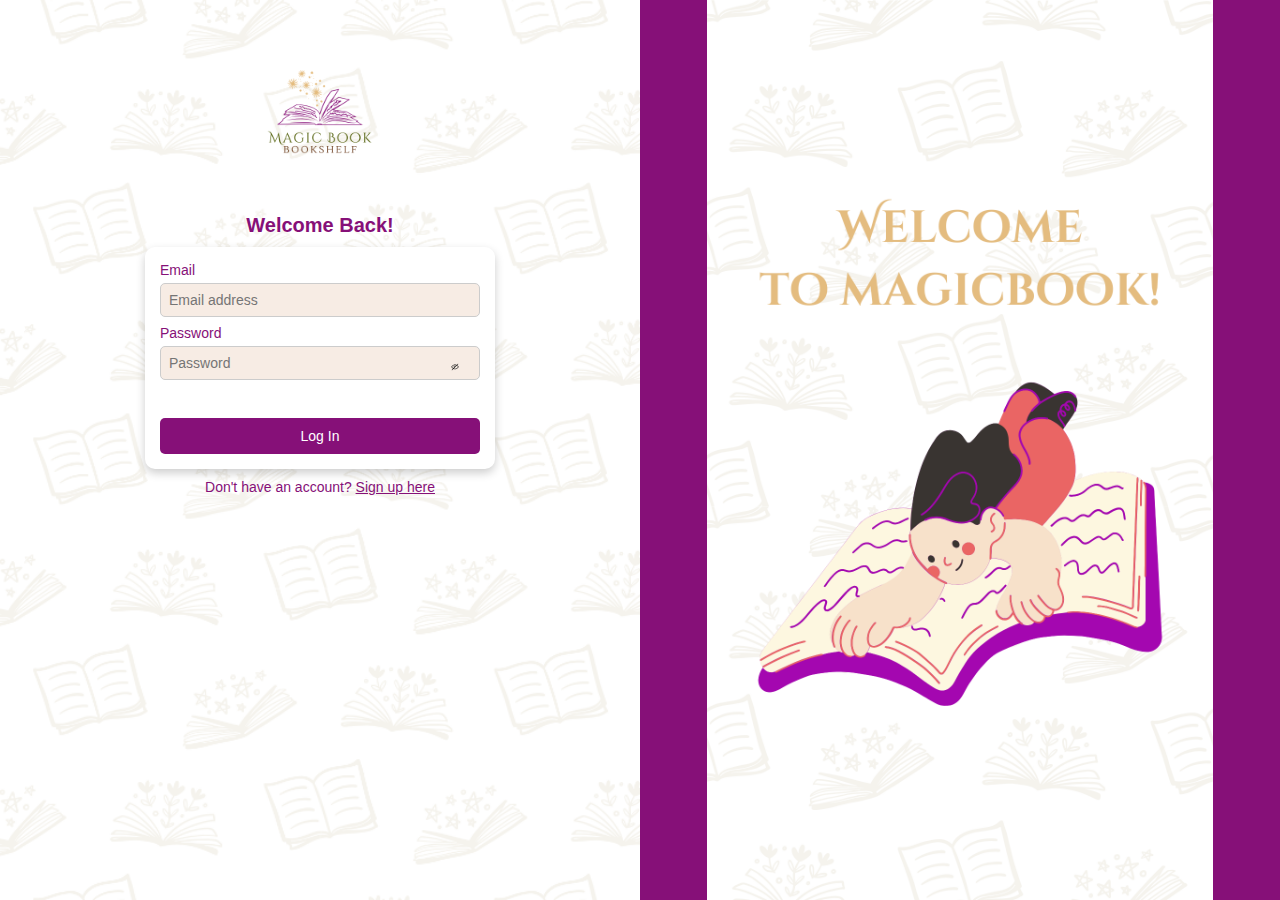
<file: login.html>
<!DOCTYPE html>
<html lang="en">
<head>
    <meta charset="UTF-8">
    <meta name="viewport" content="width=device-width, initial-scale=1.0">
    <title>MagicBook - Log In</title>
    <link rel="stylesheet" href="login.css">
    <script src="https://accounts.google.com/gsi/client" async defer></script>
</head>
<body>
    <div class="login-page">
        <div class="login-left">
            <a href="index.html">
                <img src="logooo.png" alt="Magic Book Logo">
            </a>
            <h2>Welcome Back!</h2>
            <form action="login.php" method="POST" id="login-form">
                <label for="email">Email</label>
                <input type="email" id="email" name="email" placeholder="Email address" required>

                <label for="password">Password</label>
                <div class="password-container">
                    <input type="password" id="password" name="password" placeholder="Password" required>
                    <button type="button" class="toggle-password" onclick="togglePasswordVisibility('password')">
                        <img src="ojo 2.png" alt="Toggle Password Visibility">
                    </button>
                </div>

                <button type="submit" class="button">Log In</button>
            </form>
            <p class="login-text">Don't have an account? <a href="signup.html">Sign up here</a></p>

            <!-- Google Login Button -->
            <div id="google-signin-button"></div>

        </div>

        <!-- Sección Derecha (Carrusel de Imágenes) -->
        <div class="login-right">
            <div class="slider">
                <div class="slide" style="background-image: url('LOGIN IMAGEN 1.png');"></div>
                <div class="slide" style="background-image: url('login imagen 2.png');"></div>
                <div class="slide" style="background-image: url('imagen 3 login.png');"></div>
            </div>
        </div>
    </div>

    <script>
        // Toggle Password Visibility
        function togglePasswordVisibility(fieldId) {
            const passwordInput = document.getElementById(fieldId);
            const eyeIcon = passwordInput.nextElementSibling.querySelector('img');
            if (passwordInput.type === 'password') {
                passwordInput.type = 'text';
                eyeIcon.src = 'eye-slash-icon.png'; // Cambia según tu diseño
            } else {
                passwordInput.type = 'password';
                eyeIcon.src = 'ojo 2.png'; // Cambia según tu diseño
            }
        }

        // Google Login Button initialization
        window.onload = function () {
            google.accounts.id.initialize({
                client_id: 'TU_CLIENT_ID_DE_GOOGLE', // Reemplaza con tu client ID de Google
                callback: handleCredentialResponse
            });

            google.accounts.id.renderButton(
                document.getElementById("google-signin-button"),
                { theme: "outline", size: "large" }  // Puedes personalizar el botón
            );
        }

        // Handle Google Login response
        function handleCredentialResponse(response) {
            const id_token = response.credential;

            fetch('google_login.php', {
                method: 'POST',
                body: JSON.stringify({ token: id_token }),
                headers: {
                    'Content-Type': 'application/json'
                }
            })
            .then(response => response.json())
            .then(data => {
                if (data.status === 'success') {
                    window.location.href = 'dashboard.html';
                } else {
                    alert('Error en el login con Google');
                }
            })
            .catch(error => {
                console.error('Error al verificar el token de Google:', error);
            });
        }
    </script>
</body>
</html>
</file>
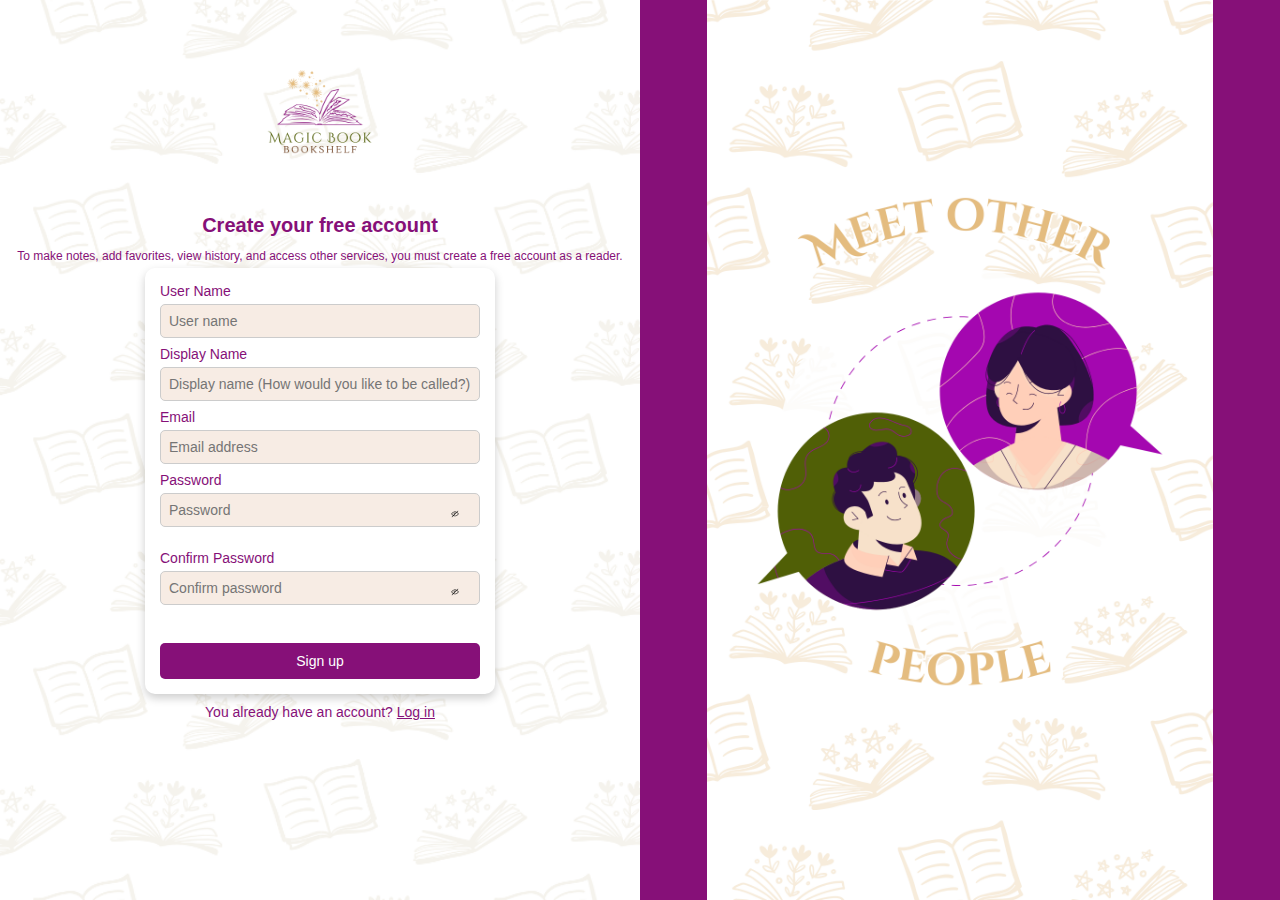
<file: signup.html>
<!DOCTYPE html>
<html lang="en">
<head>
    <meta charset="UTF-8">
    <meta name="viewport" content="width=device-width, initial-scale=1.0">
    <title>MagicBook - Sign Up</title>
    <link rel="stylesheet" href="signup.css">
    <link rel="icon" href="logo.ico">
</head>
<body>
    <div class="signup-page">
        <!-- Sección Izquierda (Formulario de Registro) -->
        <div class="signup-left">
            <a href="index.html">
                <img src="logooo.png" alt="Magic Book Logo">
            </a>
            <h2>Create your free account</h2>
            <p class="description">
                To make notes, add favorites, view history, and access other services, you must create a free account as a reader.
            </p>
            <form id="signup-form" action="signup.php" method="POST">
                <!-- Campo para nombre de usuario -->
                <label for="username">User Name</label>
                <input type="text" id="username" name="username" placeholder="User name" required>

                <!-- Nuevo campo para el nombre a mostrar -->
                <label for="display-name">Display Name</label>
                <input type="text" id="display-name" name="display_name" placeholder="Display name (How would you like to be called?)" required>

                <label for="email">Email</label>
                <input type="email" id="email" name="email" placeholder="Email address" required>

                <label for="password">Password</label>
                <div class="password-container">
                    <input type="password" id="password" name="password" placeholder="Password" required>
                    <button type="button" class="toggle-password" onclick="togglePasswordVisibility('password')">
                        <img src="ojo 2.png" alt="Toggle Password Visibility">
                    </button>
                </div>

                <label for="confirm-password">Confirm Password</label>
                <div class="password-container">
                    <input type="password" id="confirm-password" name="confirm-password" placeholder="Confirm password" required>
                    <button type="button" class="toggle-password" onclick="togglePasswordVisibility('confirm-password')">
                        <img src="ojo 2.png" alt="Toggle Password Visibility">
                    </button>
                </div>

                <button type="submit" class="button">Sign up</button>
            </form>
            <p class="signup-text">
                You already have an account? <a href="login.html">Log in</a>
            </p>
        </div>

        <!-- Sección Derecha (Carrusel de Imágenes) -->
        <div class="signup-right">
            <div class="slider">
                <div class="slide" style="background-image: url('LOGIN IMAGEN 1.png');"></div>
                <div class="slide" style="background-image: url('login imagen 2.png');"></div>
                <div class="slide" style="background-image: url('imagen 3 login.png');"></div>
            </div>
        </div>
    </div>

    <script>
        function togglePasswordVisibility(fieldId) {
            const passwordInput = document.getElementById(fieldId);
            const eyeIcon = passwordInput.nextElementSibling.querySelector('img');
            if (passwordInput.type === 'password') {
                passwordInput.type = 'text';
                eyeIcon.src = 'eye-slash-icon.png'; // Cambia según tu diseño
            } else {
                passwordInput.type = 'password';
                eyeIcon.src = 'ojo 2.png'; // Cambia según tu diseño
            }
        }
    </script>
</body>
</html>
</file>
<file: login.css>
/* General Styles */
body {
    font-family: 'Arial', sans-serif;
    background-color: #f8f5f2;
    margin: 0;
    overflow: hidden; /* Evita el desplazamiento vertical */
}

.login-page {
    display: flex;
    height: 100vh; /* Asegura que el diseño ocupe toda la altura de la ventana */
}

/* Left Side (Form Section) */
.login-left {
    flex: 1;
    background-color: #f8f5f2;
    background-image: url('FONDO.png'); /* Fondo igual al signup */
    background-size: cover;
    background-position: center;
    display: flex;
    justify-content: flex-start; /* Alinea el contenido hacia la parte superior */
    align-items: center; /* Centra horizontalmente */
    flex-direction: column;
    padding: 0;
    padding-top: 10px; /* Ajusta el espacio superior del contenido */
}

.login-left img {
    width: 200px; /* Tamaño más grande para el logo */
    height: auto;
    margin-bottom: 0; /* Elimina el espacio debajo del logo */
    cursor: pointer; /* Hace clickeable el logo */
}

.login-left h2 {
    font-size: 20px; /* Ajusta el tamaño del texto */
    color: #861078; /* Cambia el color morado */
    margin-top: 0; /* Elimina el espacio superior */
    margin-bottom: 10px; /* Reduce el margen inferior */
}

.login-left form {
    width: 100%;
    max-width: 320px; /* Reduce el ancho máximo */
    background: white; /* Fondo blanco igual al signup */
    padding: 15px; /* Reduce el padding */
    border-radius: 10px;
    box-shadow: 0 4px 10px rgba(0, 0, 0, 0.2); /* Mantén la sombra */
    margin-top: 0; /* Elimina el margen entre el logo y el formulario */
}

label {
    display: block;
    margin-bottom: 5px;
    color: #861078; /* Cambia el color morado */
    font-size: 14px; /* Ajusta tamaño del texto */
}

input[type="email"],
input[type="password"] {
    width: 100%;
    padding: 8px; /* Reduce el padding */
    margin-bottom: 8px;
    border: 1px solid #ccc;
    border-radius: 5px;
    font-size: 14px; /* Reduce tamaño del texto */
    box-sizing: border-box;
    background-color: #F7ECE4; /* Fondo de los campos */
}

/* Password Field with Toggle Button */
.password-container {
    position: relative;
    margin-bottom: 15px;
}

.password-container input {
    width: 100%;
    padding-right: 40px;
    border: 1px solid #ccc;
    border-radius: 5px;
    font-size: 14px;
    box-sizing: border-box;
}

.toggle-password {
    position: absolute;
    right: 10px;
    top: 50%;
    transform: translateY(-50%);
    background: none;
    border: none;
    cursor: pointer;
    padding: 0;
    width: 30px;
    height: 30px;
    display: flex;
    align-items: center;
    justify-content: center;
}

.toggle-password img {
    width: 16px;
    height: 16px;
    pointer-events: none;
}

/* Buttons */
.button {
    background-color: #861078; /* Cambia el color morado */
    color: white;
    padding: 10px;
    width: 100%;
    border: none;
    border-radius: 5px;
    font-size: 14px; /* Reduce tamaño del texto */
    cursor: pointer;
    margin-top: 15px;
    transition: background-color 0.3s ease;
}

.button:hover {
    background-color: #750d6a; /* Color más oscuro al pasar el mouse */
}

.button-google {
    background-color: #fbbc05; /* Amarillo de Google */
    color: white;
    padding: 10px;
    width: 100%;
    border: none;
    border-radius: 5px;
    font-size: 14px; /* Reduce tamaño del texto */
    cursor: pointer;
    margin-top: 10px;
    transition: background-color 0.3s ease;
}

.button-google:hover {
    background-color: #f8a900; /* Color más oscuro del amarillo */
}

/* Text Links */
.login-text {
    text-align: center;
    margin-top: 10px; /* Espacio ajustado */
    font-size: 14px;
    color: #861078; /* Cambia el color morado */
}

.login-text a {
    color: #861078; /* Cambia el color morado */
    text-decoration: underline;
}

/* Right Side (Slider Section) */
.login-right {
    flex: 1;
    background-color: #861078; /* Fondo morado igual al signup */
    display: flex;
    justify-content: center;
    align-items: center;
    position: relative;
    overflow: hidden;
}

.slider {
    position: absolute;
    width: calc(100% * 3);
    height: 100%;
    display: flex;
    animation: scrollEffect 12s cubic-bezier(0.25, 0.8, 0.25, 1) infinite;
}

.slide {
    min-width: 100%;
    height: 100%;
    background-size: contain;
    background-position: center;
    background-repeat: no-repeat;
}

/* Keyframes for Smooth Transition */
@keyframes scrollEffect {
    0% { transform: translateX(0); }
    33.33% { transform: translateX(-100%); }
    66.66% { transform: translateX(-200%); }
    100% { transform: translateX(0); }
}

/* Responsivo para dispositivos pequeños (max-width: 768px) */
@media screen and (max-width: 768px) {
    /* General */
    body {
        overflow-y: auto; /* Permite desplazamiento en móviles */
    }
    
    .signup-page, .login-page {
        flex-direction: column; /* Cambia a diseño vertical */
        height: auto; /* Ajusta la altura al contenido */
    }

    /* Left Side (Formulario) */
    .signup-left, .login-left {
        width: 100%;
        flex: none;
        padding: 20px;
        background-size: cover; /* Mantén el fondo proporcional */
        justify-content: center;
        align-items: center;
    }

    .signup-left img, .login-left img {
        width: 150px; /* Tamaño ajustado del logo */
        margin-bottom: 15px;
    }

    .signup-left form, .login-left form {
        width: 90%; /* Reduce el ancho del formulario */
        max-width: 100%; /* Evita exceder los bordes */
        padding: 15px;
        box-shadow: none; /* Opcional: quita la sombra */
    }

    label {
        font-size: 12px; /* Reduce el tamaño de texto */
    }

    input[type="text"], 
    input[type="email"], 
    input[type="password"] {
        font-size: 14px;
        padding: 8px; /* Reduce el padding */
    }

    .button, .button-google {
        padding: 8px; /* Reduce tamaño de botones */
        font-size: 14px;
    }

    .signup-left h2, .login-left h2 {
        font-size: 18px; /* Tamaño del título */
    }

    /* Password Container */
    .password-container {
        margin-bottom: 10px;
    }

    /* Text Links */
    .signup-text, .login-text {
        font-size: 12px; /* Tamaño de texto reducido */
        margin-top: 15px;
    }

    /* Right Side (Slider Section) */
    .signup-right, .login-right {
        display: none; /* Oculta el slider en móviles */
    }
}

/* Muy pequeños (max-width: 480px) */
@media screen and (max-width: 480px) {
    /* Ajustes adicionales para pantallas muy pequeñas */
    .signup-left img, .login-left img {
        width: 120px; /* Aún más pequeño el logo */
    }

    input[type="text"], 
    input[type="email"], 
    input[type="password"] {
        font-size: 12px;
        padding: 6px;
    }

    .button, .button-google {
        font-size: 12px;
        padding: 6px;
    }

    .signup-left h2, .login-left h2 {
        font-size: 16px;
    }

    .modal-content h2 {
        font-size: 16px;
    }

    .modal-content p {
        font-size: 12px;
    }
}
</file>
<file: signup.css>
/* General Styles */
body {
    font-family: 'Arial', sans-serif;
    background-color: #f8f5f2;
    margin: 0;
    overflow: hidden; /* Evita el desplazamiento vertical */
}

.signup-page {
    display: flex;
    height: 100vh; /* Asegura que el diseño ocupe toda la altura de la ventana */
}

/* Left Side (Form Section) */
.signup-left {
    flex: 1;
    background-color: #f8f5f2;
    background-image: url('FONDO.png'); /* Aplica el fondo que proporcionaste */
    background-size: cover;
    background-position: center;
    display: flex;
    justify-content: flex-start; /* Alinea el contenido hacia la parte superior */
    align-items: center; /* Centra horizontalmente */
    flex-direction: column;
    padding: 0; /* Elimina el espacio innecesario */
    padding-top: 10px; /* Ajusta el espacio superior del contenido */
}

.signup-left img {
    width: 200px; /* Tamaño más grande para el logo */
    height: auto;
    margin-bottom: 0; /* Elimina el espacio debajo del logo */
    cursor: pointer; /* Hace clickeable el logo */
}

.signup-left h2 {
    font-size: 20px; /* Ajusta el tamaño del texto */
    color: #861078; /* Cambia el color morado */
    margin-top: 0; /* Elimina el espacio superior */
    margin-bottom: 0; /* Reduce el margen inferior */
}

.signup-left .description {
    text-align: center;
    font-size: 12px; /* Reduce ligeramente el texto */
    color: #861078; /* Cambia el color morado */
    margin-bottom: 5px; /* Reduce el espacio inferior */
}

.signup-left form {
    width: 100%;
    max-width: 320px; /* Reduce el ancho máximo */
    background: white; /* Cambia el fondo del cuadro del formulario a blanco */
    padding: 15px; /* Reduce el padding */
    border-radius: 10px;
    box-shadow: 0 4px 10px rgba(0, 0, 0, 0.2); /* Mantén la sombra */
    margin-top: 0; /* Elimina el margen entre el logo y el formulario */
}

label {
    display: block;
    margin-bottom: 5px;
    color: #861078; /* Cambia el color morado */
    font-size: 14px; /* Ajusta tamaño del texto */
}

input[type="text"],
input[type="email"],
input[type="password"] {
    width: 100%;
    padding: 8px; /* Reduce el padding */
    margin-bottom: 8px;
    border: 1px solid #ccc;
    border-radius: 5px;
    font-size: 14px; /* Reduce tamaño del texto */
    box-sizing: border-box;
    background-color: #F7ECE4; /* Cambia el fondo de los campos de entrada al color solicitado */
}

/* Password Field with Toggle Button */
.password-container {
    position: relative;
    margin-bottom: 15px;
}

.password-container input {
    width: 100%;
    padding-right: 40px;
    border: 1px solid #ccc;
    border-radius: 5px;
    font-size: 14px;
    box-sizing: border-box;
}

.toggle-password {
    position: absolute;
    right: 10px;
    top: 50%;
    transform: translateY(-50%);
    background: none;
    border: none;
    cursor: pointer;
    padding: 0;
    width: 30px;
    height: 30px;
    display: flex;
    align-items: center;
    justify-content: center;
}

.toggle-password img {
    width: 16px;
    height: 16px;
    pointer-events: none;
}

/* Buttons */
.button {
    background-color: #861078; /* Cambia el color morado */
    color: white;
    padding: 10px;
    width: 100%;
    border: none;
    border-radius: 5px;
    font-size: 14px; /* Reduce tamaño del texto */
    cursor: pointer;
    margin-top: 15px;
    transition: background-color 0.3s ease;
}

.button:hover {
    background-color: #750d6a; /* Color ligeramente más oscuro al pasar el mouse */
}

.button-google {
    background-color: #861078; /* Cambia el color morado */
    color: white;
    padding: 10px;
    width: 100%;
    border: none;
    border-radius: 5px;
    font-size: 14px; /* Reduce tamaño del texto */
    cursor: pointer;
    margin-top: 10px;
    transition: background-color 0.3s ease;
}

.button-google:hover {
    background-color: #750d6a; /* Color ligeramente más oscuro al pasar el mouse */
}

/* Text Links */
.signup-text {
    text-align: center;
    margin-top: 10px; /* Espacio ajustado */
    font-size: 14px;
    color: #861078; /* Cambia el color morado */
}

.signup-text a {
    color: #861078; /* Cambia el color morado */
    text-decoration: underline;
}

/* Right Side (Slider Section) */
.signup-right {
    flex: 1;
    background-color: #861078; /* Cambia el color del fondo morado */
    display: flex;
    justify-content: center;
    align-items: center;
    position: relative;
    overflow: hidden;
}

.slider {
    position: absolute;
    width: 100%;
    height: 100%;
    display: flex;
    align-items: center;
    justify-content: center;
    animation: scrollEffect 12s cubic-bezier(0.25, 0.8, 0.25, 1) infinite;
}

.slide {
    min-width: 100%;
    height: 100%;
    background-size: contain; /* Mantener el tamaño proporcional */
    background-position: center;
    background-repeat: no-repeat;
}

/* Keyframes for Smooth Transition */
@keyframes scrollEffect {
    0% { transform: translateX(0); }
    33.33% { transform: translateX(-100%); }
    66.66% { transform: translateX(-200%); }
    100% { transform: translateX(0); }
}
/* Responsivo para dispositivos pequeños (max-width: 768px) */
@media screen and (max-width: 768px) {
    /* General */
    body {
        overflow-y: auto; /* Permite desplazamiento en móviles */
    }
    
    .signup-page, .login-page {
        flex-direction: column; /* Cambia a diseño vertical */
        height: auto; /* Ajusta la altura al contenido */
    }

    /* Left Side (Formulario) */
    .signup-left, .login-left {
        width: 100%;
        flex: none;
        padding: 20px;
        background-size: cover; /* Mantén el fondo proporcional */
        justify-content: center;
        align-items: center;
    }

    .signup-left img, .login-left img {
        width: 150px; /* Tamaño ajustado del logo */
        margin-bottom: 15px;
    }

    .signup-left form, .login-left form {
        width: 90%; /* Reduce el ancho del formulario */
        max-width: 100%; /* Evita exceder los bordes */
        padding: 15px;
        box-shadow: none; /* Opcional: quita la sombra */
    }

    label {
        font-size: 12px; /* Reduce el tamaño de texto */
    }

    input[type="text"], 
    input[type="email"], 
    input[type="password"] {
        font-size: 14px;
        padding: 8px; /* Reduce el padding */
    }

    .button, .button-google {
        padding: 8px; /* Reduce tamaño de botones */
        font-size: 14px;
    }

    .signup-left h2, .login-left h2 {
        font-size: 18px; /* Tamaño del título */
    }

    /* Password Container */
    .password-container {
        margin-bottom: 10px;
    }

    /* Text Links */
    .signup-text, .login-text {
        font-size: 12px; /* Tamaño de texto reducido */
        margin-top: 15px;
    }

    /* Right Side (Slider Section) */
    .signup-right, .login-right {
        display: none; /* Oculta el slider en móviles */
    }
}

/* Muy pequeños (max-width: 480px) */
@media screen and (max-width: 480px) {
    /* Ajustes adicionales para pantallas muy pequeñas */
    .signup-left img, .login-left img {
        width: 120px; /* Aún más pequeño el logo */
    }

    input[type="text"], 
    input[type="email"], 
    input[type="password"] {
        font-size: 12px;
        padding: 6px;
    }

    .button, .button-google {
        font-size: 12px;
        padding: 6px;
    }

    .signup-left h2, .login-left h2 {
        font-size: 16px;
    }

    .modal-content h2 {
        font-size: 16px;
    }

    .modal-content p {
        font-size: 12px;
    }
}
</file>
